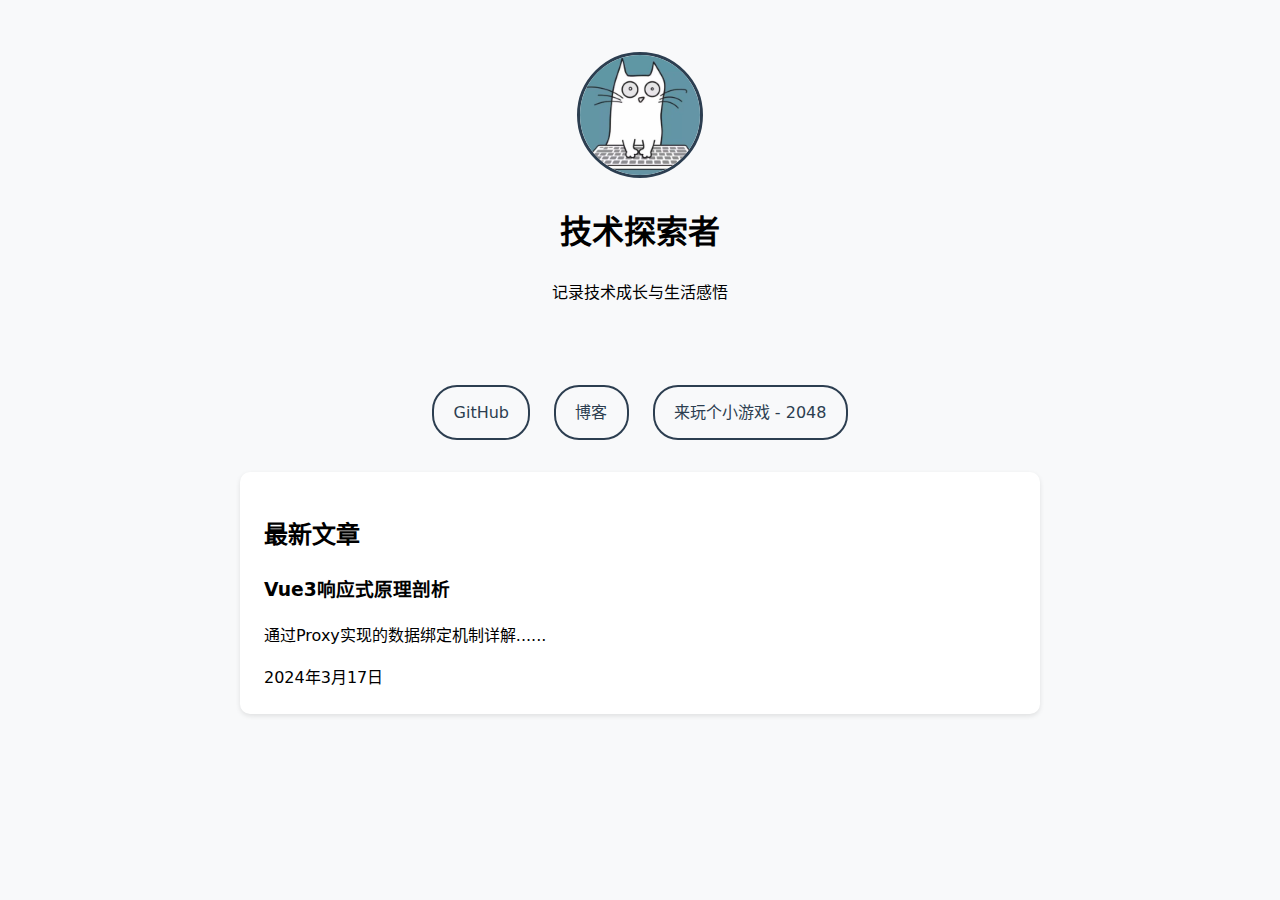
<file: index.html>
<!DOCTYPE html>
<html lang="zh-CN">
<head>
    <meta charset="UTF-8">
    <meta name="viewport" content="width=device-width, initial-scale=1.0">
    <title>个人博客 | 技术分享与生活记录</title>
    <style>
        :root {
            --primary-color: #2c3e50;
            --secondary-color: #3498db;
        }
        
        body {
            font-family: 'Segoe UI', system-ui;
            line-height: 1.6;
            margin: 0;
            padding: 20px;
            background: #f8f9fa;
        }

        .container {
            max-width: 800px;
            margin: 0 auto;
            animation: fadeIn 1s;
        }

        .header {
            text-align: center;
            padding: 2rem 0;
        }

        .avatar {
            width: 120px;
            height: 120px;
            border-radius: 50%;
            border: 3px solid var(--primary-color);
            transition: transform 0.3s;
        }

        .avatar:hover {
            animation: rotate 2s infinite linear;
        }

        @keyframes fadeIn {
            from { opacity: 0; }
            to { opacity: 1; }
        }

        @keyframes rotate {
            from { transform: rotate(0deg); }
            to { transform: rotate(360deg); }
        }

        .social-links {
            display: flex;
            justify-content: center;
            gap: 1.5rem;
            margin: 2rem 0;
            flex-wrap: wrap;
        }

        .social-link {
            color: var(--primary-color);
            text-decoration: none;
            padding: 0.8rem 1.2rem;
            border: 2px solid;
            border-radius: 25px;
            transition: all 0.3s;
        }

        .social-link:hover {
            background: var(--secondary-color);
            color: white;
            transform: translateY(-3px);
        }

        .article-preview {
            background: white;
            padding: 1.5rem;
            border-radius: 10px;
            box-shadow: 0 2px 5px rgba(0,0,0,0.1);
            margin: 2rem 0;
        }

        @media (max-width: 600px) {
            body {
                padding: 10px;
            }
            .avatar {
                width: 90px;
                height: 90px;
            }
        }

        @keyframes fadeIn {
            from { opacity: 0; }
            to { opacity: 1; }
        }
    </style>
</head>
<body>
    <div class="container">
        <header class="header">
            <img src="avatar.jpg" alt="个人头像" class="avatar">
            <h1>技术探索者</h1>
            <p>记录技术成长与生活感悟</p>
        </header>

        <nav class="social-links">
            <a href="https://github.com/yanzaiyun43" class="social-link">GitHub</a>
            <a href="https://www.dorm426.xyz" class="social-link">博客</a>
            <!-- 添加2048游戏链接 -->
            <a href="2048.html" class="social-link">来玩个小游戏 - 2048</a>
        </nav>

        <section class="article-preview">
            <h2>最新文章</h2>
            <article>
                <h3>Vue3响应式原理剖析</h3>
                <p>通过Proxy实现的数据绑定机制详解......</p>
                <time datetime="2024-03-10">2024年3月17日</time>
            </article>
        </section>
    </div>

    <script>
        document.addEventListener('DOMContentLoaded', () => {
            const links = document.querySelectorAll('.social-link');
            links.forEach(link => {
                link.addEventListener('mouseenter', () => {
                    link.style.transform = 'scale(1.05)';
                });
                link.addEventListener('mouseleave', () => {
                    link.style.transform = 'scale(1)';
                });
            });
        });
    </script>
</body>
</html>
</file>
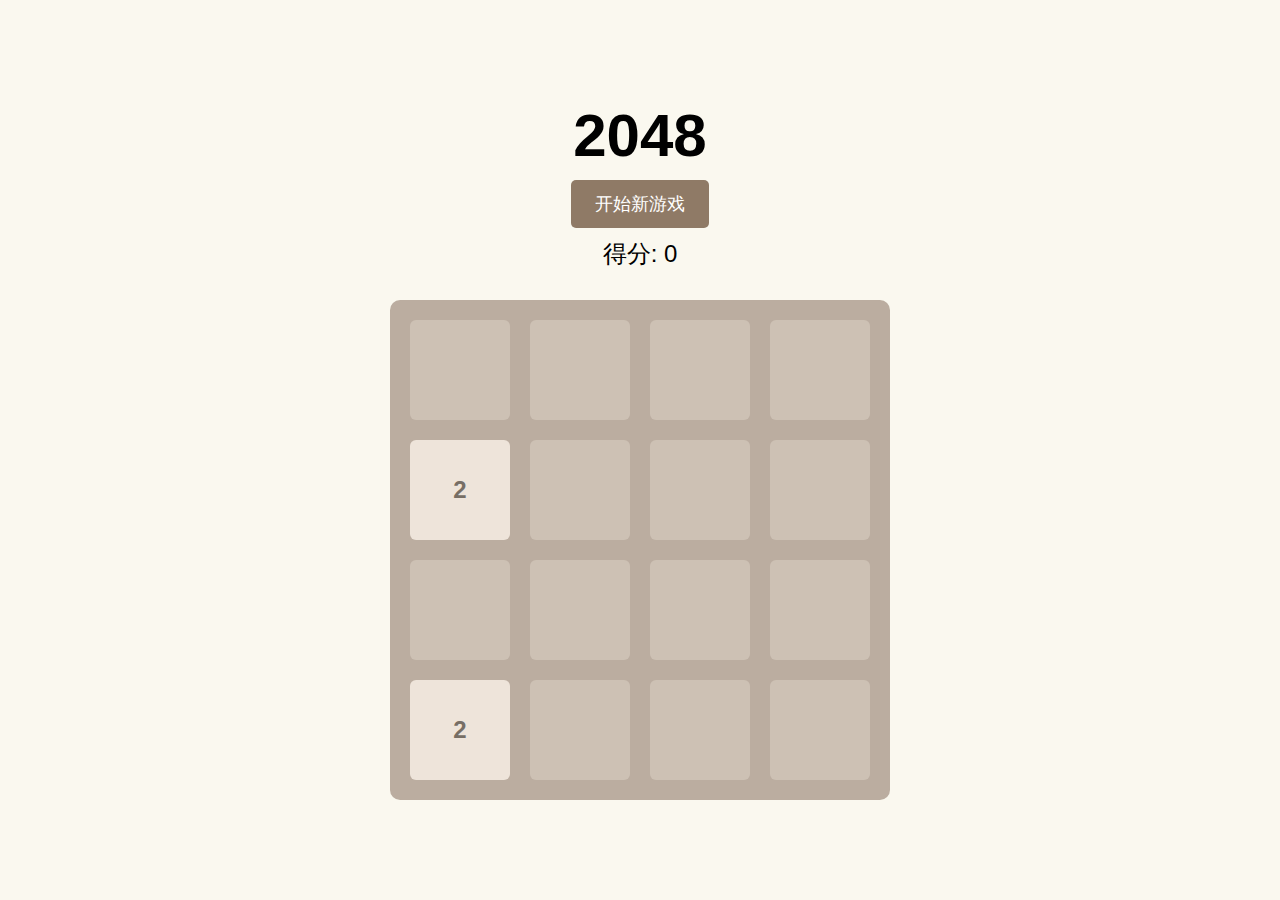
<file: 2048.html>
<!DOCTYPE html>
<html lang="zh">
<head>
    <meta charset="UTF-8">
    <title>2048游戏</title>
    <link rel="stylesheet" href="2048.css">
</head>
<body>
    <header>
        <h1>2048</h1>
        <!-- 修改按钮文本为中文并添加类名 -->
        <button id="newGameButton" class="new-game-button">开始新游戏</button>
        <p>得分: <span id="score">0</span></p>
    </header>
    <div id="grid-container">
        <div class="grid-cell" id="grid-cell-0-0"></div>
        <div class="grid-cell" id="grid-cell-0-1"></div>
        <div class="grid-cell" id="grid-cell-0-2"></div>
        <div class="grid-cell" id="grid-cell-0-3"></div>
        <div class="grid-cell" id="grid-cell-1-0"></div>
        <div class="grid-cell" id="grid-cell-1-1"></div>
        <div class="grid-cell" id="grid-cell-1-2"></div>
        <div class="grid-cell" id="grid-cell-1-3"></div>
        <div class="grid-cell" id="grid-cell-2-0"></div>
        <div class="grid-cell" id="grid-cell-2-1"></div>
        <div class="grid-cell" id="grid-cell-2-2"></div>
        <div class="grid-cell" id="grid-cell-2-3"></div>
        <div class="grid-cell" id="grid-cell-3-0"></div>
        <div class="grid-cell" id="grid-cell-3-1"></div>
        <div class="grid-cell" id="grid-cell-3-2"></div>
        <div class="grid-cell" id="grid-cell-3-3"></div>
    </div>
    <div id="gameover">游戏结束</div>
    <script src="2048.js"></script>
</body>
</html>
</file>
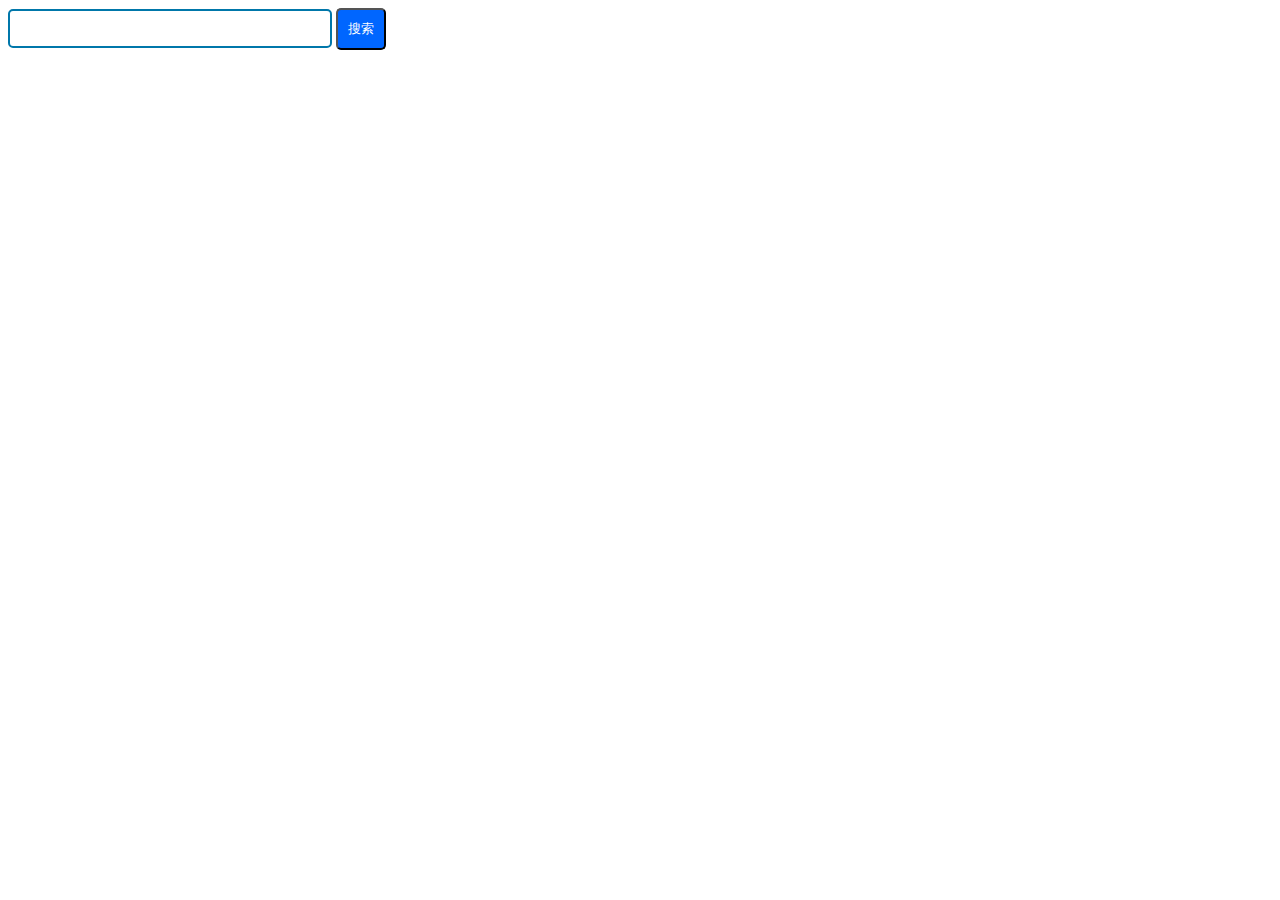
<file: html作业/get.html>
<!DOCTYPE html>
<html lang="zh">
<head>
    <meta charset="UTF-8">
    <meta name="viewport" content="width=device-width, initial-scale=1.0">
    <title>Document</title>
</head>
<style>
    body{
        user-select: none;
    }
    input[type=text] {
        width: 300px; /* 输入框宽度 */
        padding: 10px; /* 输入框内边距 */
        border: 2px solid #0077aa; /* 输入框边框 */ 
        border-radius: 5px; /* 输入框圆角 */
    }
    input[type=submit] {
        background-color: #0066ff; /* 绿色背景 */
        color: white; /* 白色文本 */
        border-radius: 5px;
        padding: 10px; /* 按钮内边距 */;
    }
    input[type=submit]:hover {
        background-color: #194a94; /* 鼠标悬停时的背景颜色 */ 
    }
</style>
<body>
    <form action="https://search.bilibili.com/all" method="get">
        <input type="text" name="keyword">
        <input type="submit" value="搜索">
    </form>
</body>
</html>
</file>
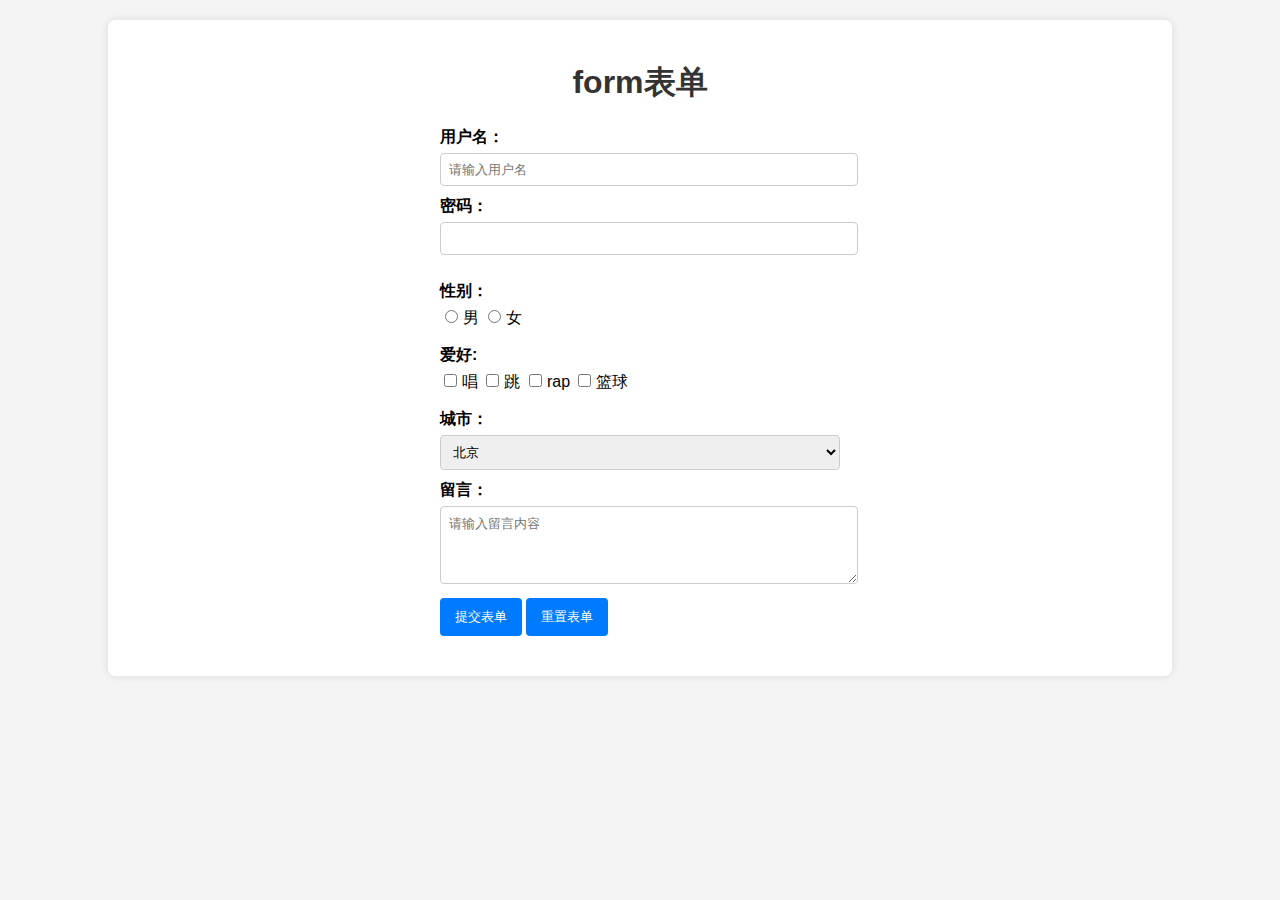
<file: html作业/index..html>
<!DOCTYPE html>
<html lang="zh">
<head>
    <meta charset="UTF-8">
    <meta name="viewport" content="width=device-width, initial-scale=1.0">
    <title>HTML表单示例</title>
    <style>
        body {
            font-family: Arial, sans-serif;
            background-color: #f4f4f4;
            margin: 0;
            padding: 0;
        }
        .container {
            width: 80%;
            margin: 20px auto;
            background: #fff;
            padding: 20px;
            border-radius: 8px;
            box-shadow: 0 0 10px rgba(0, 0, 0, 0.1);
        }
        h1 {
            text-align: center;
            color: #333;
        }
        form {
            max-width: 400px;
            margin: 20px auto;
        }
        label {
            display: block;
            margin-bottom: 5px;
            font-weight: bold;
        }
        input[type="text"],
        input[type="password"],
        input[type="number"],
        input[type="date"],
        textarea,
        select {
            width: 100%;
            padding: 8px;
            margin-bottom: 10px;
            border: 1px solid #ccc;
            border-radius: 4px;
        }
        input[type="radio"],
        input[type="checkbox"] {
            margin-right: 5px;
        }
        button {
            padding: 10px 15px;
            background-color: #007bff;
            color: white;
            border: none;
            border-radius: 4px;
            cursor: pointer;
        }
        button:hover {
            background-color: #0056b3;
        }
        label .gender{
            display: inline-block;
        }  
    </style>
</head>
<body>
    <div class="container">
        <h1>form表单</h1>
        <form action="https://dorm426.xyz/submit.php" method="post">
            <label for="username">用户名：</label>
            <input type="text" name="username" placeholder="请输入用户名" required>
            <label for="password">密码：</label>
            <input type="password" name="password" required>     
            <p>
                <label for="">性别：</label>
                <input type="radio" name="gender" value="男">男
                <input type="radio" name="gender" value="女">女
            </p>

            <p>
                <label for="hobby[]">爱好:</label>
                <input type="checkbox" name="hobby[]" value="唱">唱
                <input type="checkbox" name="hobby[]" value="跳">跳
                <input type="checkbox" name="hobby[]" value="rap">rap
                <input type="checkbox" name="hobby[]" value="篮球">篮球
            </p>

            <label for="city">城市：</label>
            <select id="city" name="city">
                <option value="北京">北京</option>
                <option value="上海">上海</option>
                <option value="广州">广州</option>
                <option value="商丘">商丘</option>
            </select>
            <label for="message">留言：</label>
            <textarea name="message" rows="4" cols="30" placeholder="请输入留言内容"></textarea>
            <button type="submit">提交表单</button>
            <button type="reset">重置表单</button>
        </form>
    </div>
</body>
</html>
</file>
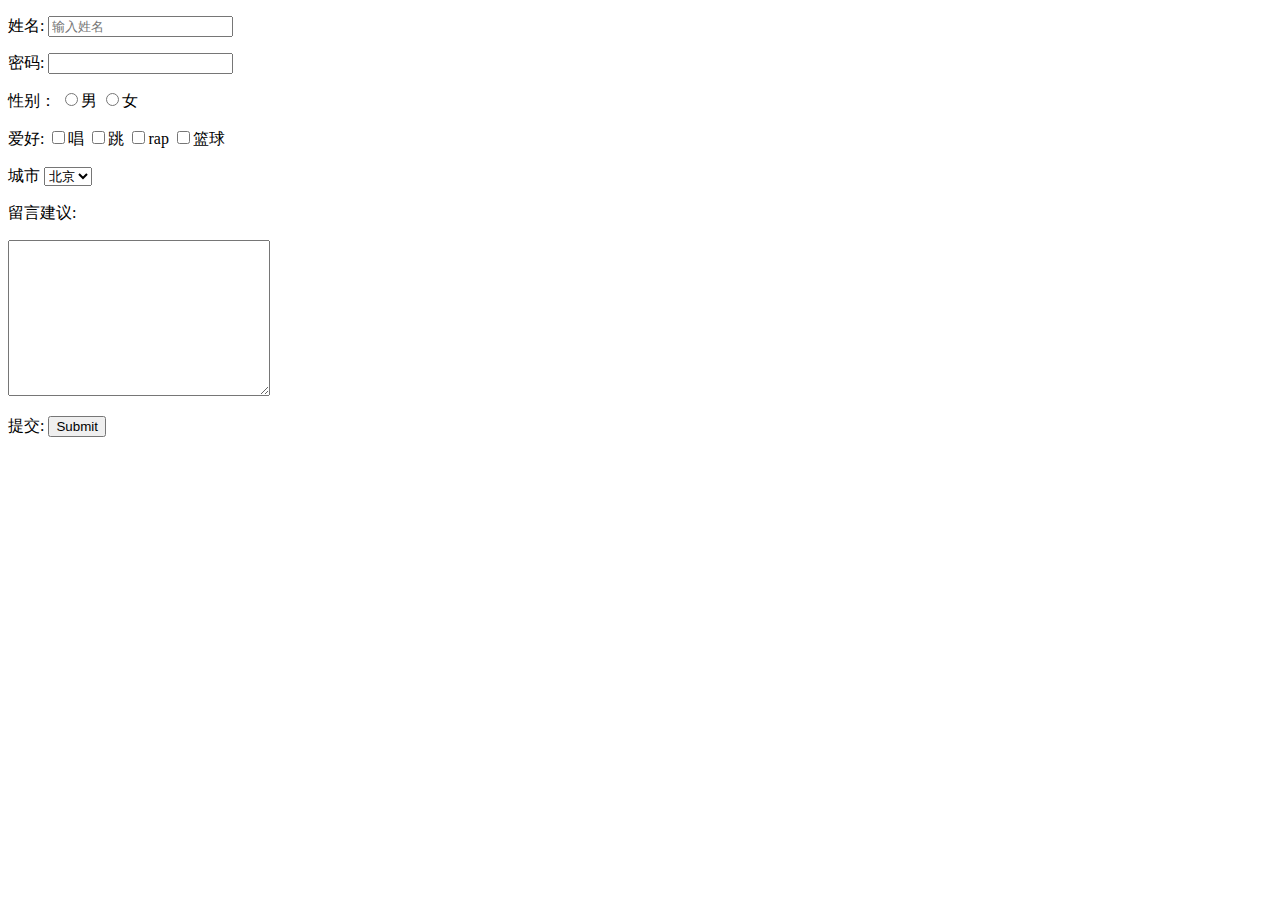
<file: html作业/post.html>
<!DOCTYPE html>
<html lang="zh">
<head>
    <meta charset="UTF-8">
    <meta name="viewport" content="width=device-width, initial-scale=1.0">
    <title>Document</title>
</head>
<body>
    <form action="https://dorm426.xyz/submit.php" method="post">
        <p>
            <label for="username">姓名:</label>
            <input type="text" name="username" id="username" placeholder="输入姓名" required>
        </p>
        <p>
            <label for="password">密码:</label>
            <input type="password" name="password" id="password" required>
        </p>
        <p>
            <label for="">性别：</label>
            <input type="radio" name="gender" value="男">男
            <input type="radio" name="gender" value="女">女
        </p>
        <p>
            <label for="hobby[]">爱好:</label>
            <input type="checkbox" name="hobby[]" value="唱">唱
            <input type="checkbox" name="hobby[]" value="跳">跳
            <input type="checkbox" name="hobby[]" value="rap">rap
            <input type="checkbox" name="hobby[]" value="篮球">篮球
        </p>
        <p>
            <label for="city">城市</label>
            <select name="city" id="city">
                <option value="北京">北京</option>
                <option value="上海">上海</option>
                <option value="广州">广州</option>
            </select>
        </p> 
        <label for="message">留言建议:</label>
        <p>
            <textarea name="message" id="message" rows="10" cols="30"></textarea>
        </p>
        <p>
            <label for="">提交:</label>
            <input type="submit">
        </p>
    </form>
</body>
</html>
</file>
<file: 2048.css>
body {
    font-family: Arial, sans-serif;
    display: flex;
    flex-direction: column;
    align-items: center;
    justify-content: center;
    height: 100vh;
    margin: 0;
    background-color: #faf8ef;
}

header {
    text-align: center;
    margin-bottom: 20px;
}

h1 {
    font-size: 60px;
    margin: 0;
}

/* 新游戏按钮样式 */
.new-game-button {
    padding: 12px 24px;
    font-size: 18px;
    margin-top: 10px;
    cursor: pointer;
    background-color: #8f7a66;
    color: white;
    border: none;
    border-radius: 5px;
    transition: background-color 0.3s ease;
}

.new-game-button:hover {
    background-color: #7a6856;
}

p {
    font-size: 24px;
    margin: 10px 0;
}

#grid-container {
    width: 460px;
    height: 460px;
    padding: 20px;
    background-color: #bbada0;
    border-radius: 10px;
    position: relative;
    display: grid;
    grid-template-columns: repeat(4, 100px);
    grid-template-rows: repeat(4, 100px);
    gap: 20px;
}

.grid-cell {
    width: 100px;
    height: 100px;
    background-color: #ccc0b3;
    border-radius: 6px;
    display: flex;
    align-items: center;
    justify-content: center;
    font-size: 24px;
    font-weight: bold;
    color: #776e65;
    /* 添加过渡效果 */
    transition: all 0.2s ease; 
}

#gameover {
    display: none;
    position: absolute;
    top: 50%;
    left: 50%;
    transform: translate(-50%, -50%);
    background-color: rgba(0, 0, 0, 0.8);
    color: white;
    font-size: 48px;
    padding: 20px;
    border-radius: 10px;
}
</file>
